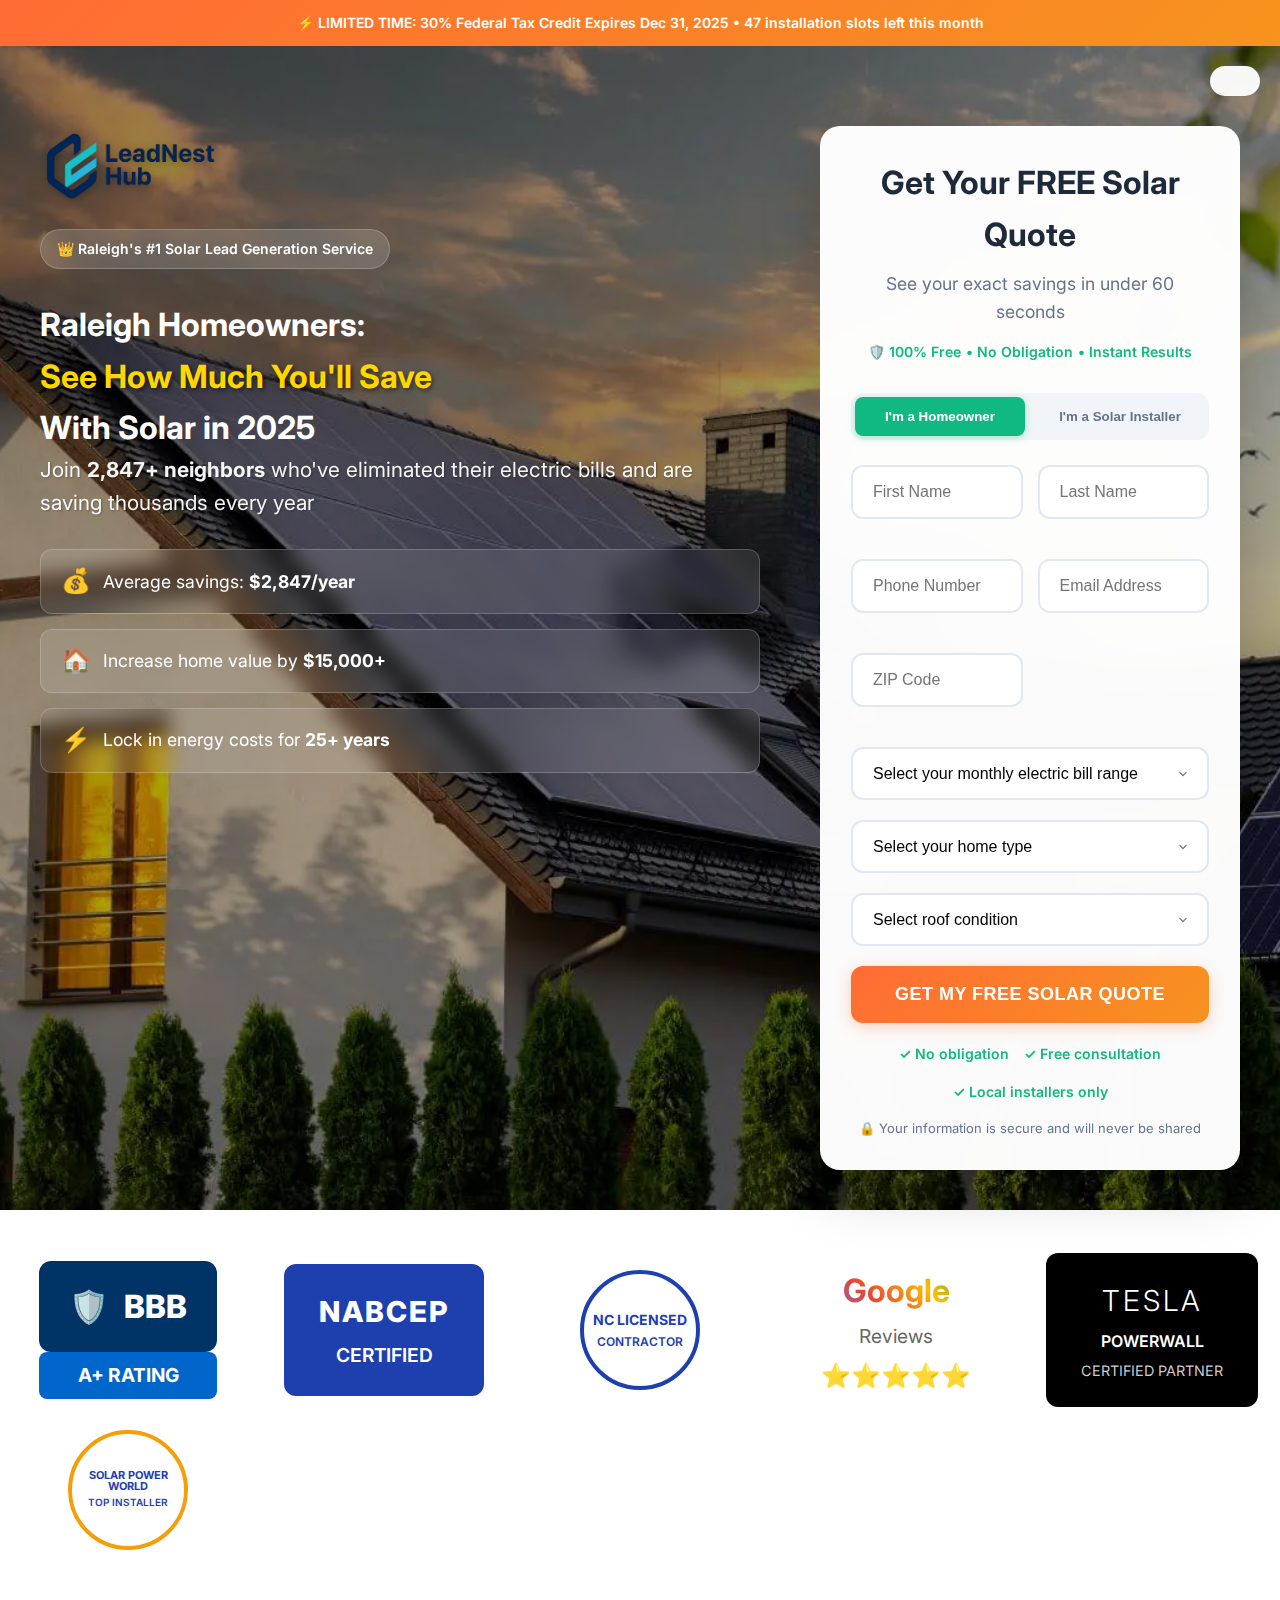
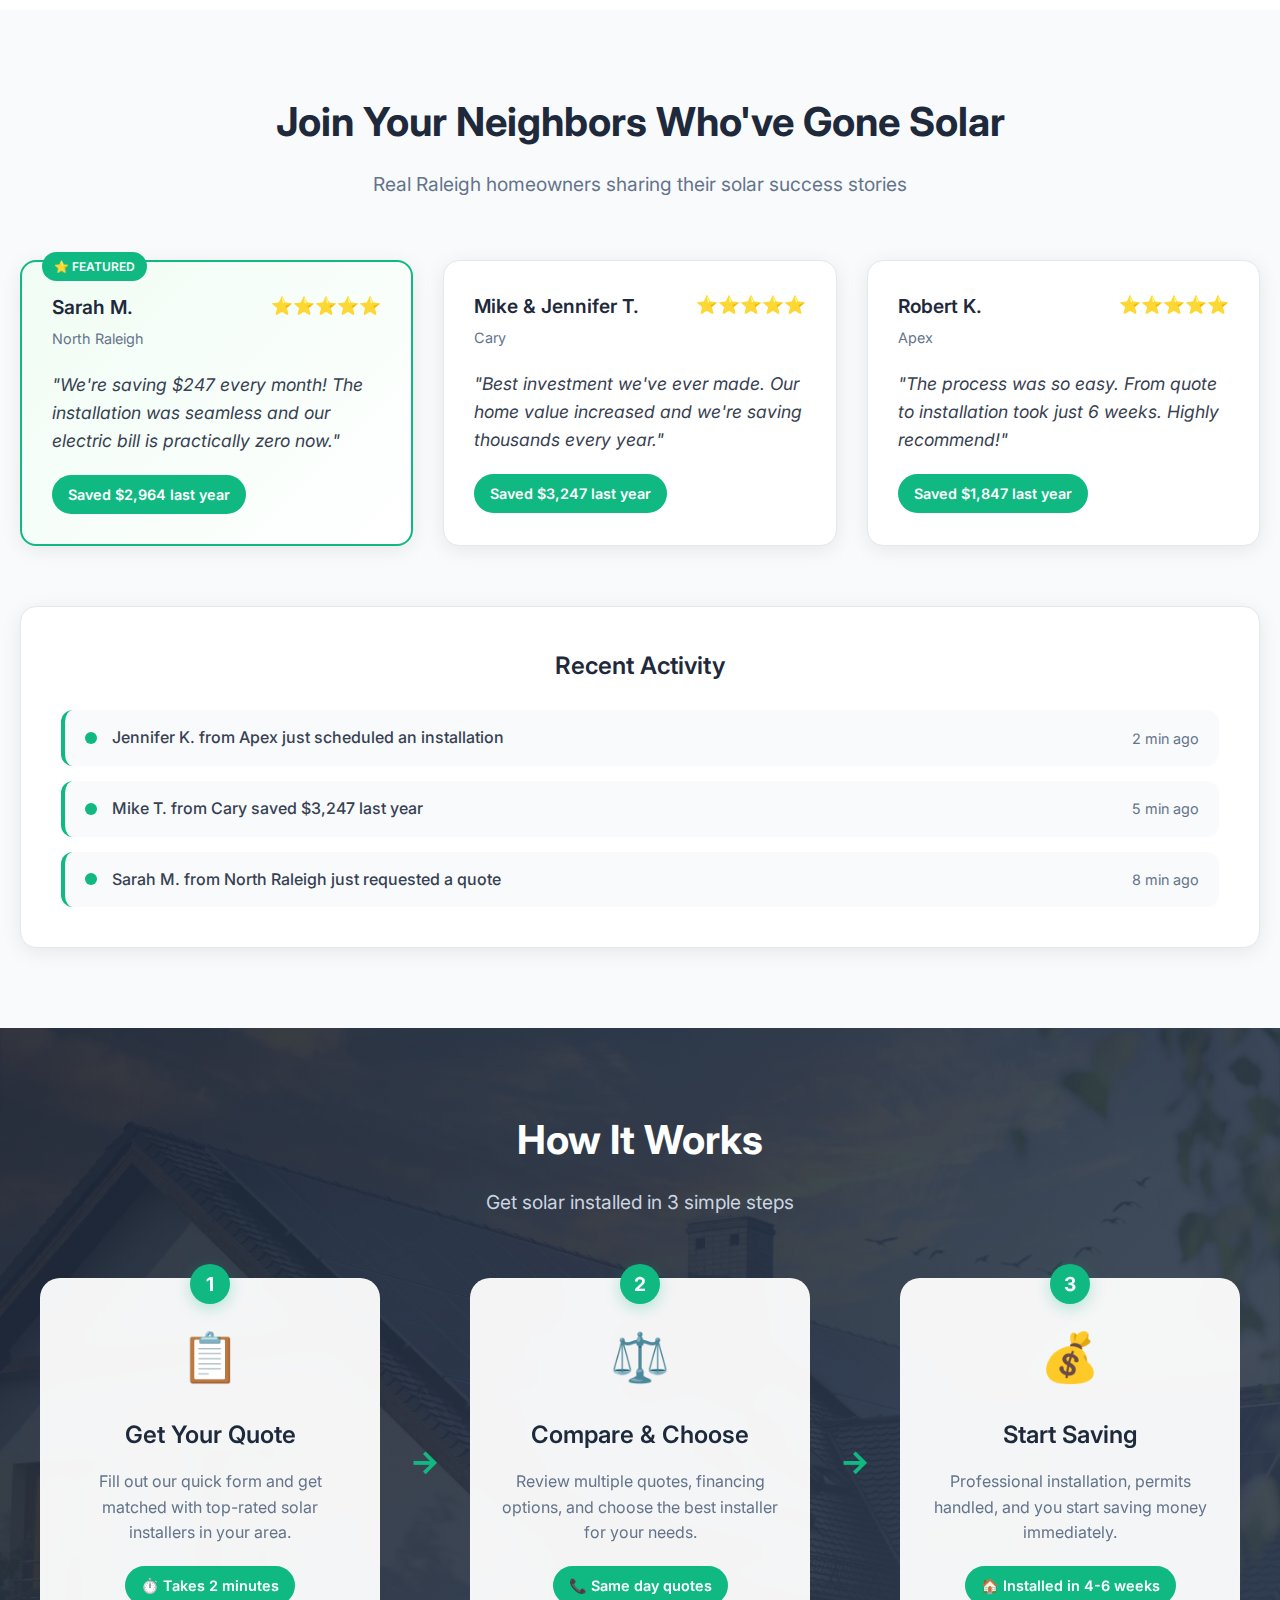
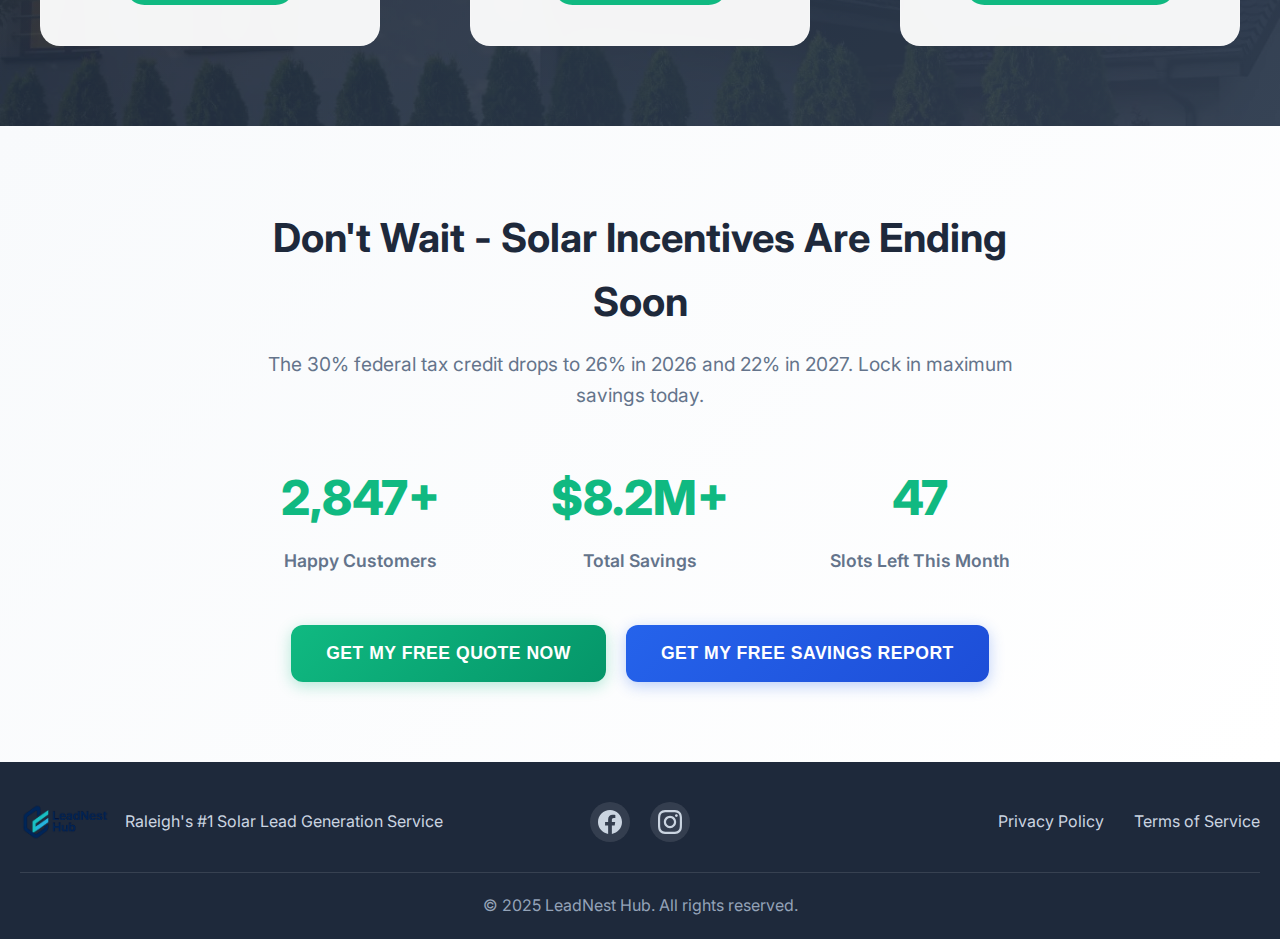
<file: index.html>
<!DOCTYPE html>
<html lang="en">
<head>
    <meta charset="UTF-8">
    <meta name="viewport" content="width=device-width, initial-scale=1.0">
    <title>Raleigh Solar Installation - Save $2,847+ Per Year | LeadNest Hub.</title>
    <meta name="description" content="Get free solar quotes from top-rated installers in Raleigh. Join 2,847+ neighbors saving thousands with solar. 30% tax credit expires Dec 31, 2025.">
    <link rel="stylesheet" href="styles.css">
    <link href="https://fonts.googleapis.com/css2?family=Inter:wght@300;400;500;600;700;800&display=swap" rel="stylesheet">
</head>
<body>
    <!-- Urgency Banner -->
    <div class="urgency-banner">
        ⚡ LIMITED TIME: 30% Federal Tax Credit Expires Dec 31, 2025 • 47 installation slots left this month
    </div>

    <!-- Hero Section -->
    <section class="hero">
        <div class="hero-background"></div>
        <div class="container">
            <div class="hero-content">
                <div class="hero-left">
                    <div class="logo">
                        <img src="leadnesthublogo-transparent.png" alt="LeadNest Hub">
                    </div>
                    
                    <div class="badge">
                        👑 Raleigh's #1 Solar Lead Generation Service
                    </div>
                    
                    <h1>
                        Raleigh Homeowners:<br>
                        <span class="highlight">See How Much You'll Save</span><br>
                        With Solar in 2025
                    </h1>
                    
                    <p class="hero-subtitle">
                        Join <strong>2,847+ neighbors</strong> who've eliminated their electric bills and are saving thousands every year
                    </p>
                    
                    <div class="benefits">
                        <div class="benefit">
                            <span class="icon">💰</span>
                            <span>Average savings: <strong>$2,847/year</strong></span>
                        </div>
                        <div class="benefit">
                            <span class="icon">🏠</span>
                            <span>Increase home value by <strong>$15,000+</strong></span>
                        </div>
                        <div class="benefit">
                            <span class="icon">⚡</span>
                            <span>Lock in energy costs for <strong>25+ years</strong></span>
                        </div>
                    </div>
                </div>
                
                <div class="hero-right">
                    <div class="form-container">
                        <div class="form-header">
                            <h2>Get Your FREE Solar Quote</h2>
                            <p>See your exact savings in under 60 seconds</p>
                            <div class="form-badges">
                                <span>🛡️ 100% Free</span>
                                <span>• No Obligation</span>
                                <span>• Instant Results</span>
                            </div>
                        </div>
                        
                        <form id="solarForm" class="solar-form">
                            <div class="user-type">
                                <button type="button" class="user-btn active" data-type="homeowner">I'm a Homeowner</button>
                                <button type="button" class="user-btn" data-type="installer">I'm a Solar Installer</button>
                            </div>
                            
                            <div class="form-row">
                                <div class="form-group">
                                    <input type="text" id="firstName" name="first_name" placeholder="First Name" required>
                                </div>
                                <div class="form-group">
                                    <input type="text" id="lastName" name="last_name" placeholder="Last Name" required>
                                </div>
                            </div>
                            
                            <div class="form-row">
                                <div class="form-group">
                                    <input type="tel" id="phone" name="phone" placeholder="Phone Number" required>
                                </div>
                                <div class="form-group">
                                    <input type="email" id="email" name="email" placeholder="Email Address" required>
                                </div>
                            </div>
                            
                            <div class="form-row">
                                <div class="form-group">
                                    <input type="text" id="zipCode" name="zip_code" placeholder="ZIP Code" required>
                                </div>
                            </div>
                            
                            <div class="form-group">
                                <select id="electricBill" name="electric_bill" required>
                                    <option value="">Select your monthly electric bill range</option>
                                    <option value="50-100">$50 - $100</option>
                                    <option value="100-150">$100 - $150</option>
                                    <option value="150-200">$150 - $200</option>
                                    <option value="200-300">$200 - $300</option>
                                    <option value="300+">$300+</option>
                                </select>
                            </div>
                            
                            <div class="form-group">
                                <select id="homeType" name="home_type" required>
                                    <option value="">Select your home type</option>
                                    <option value="single-family">Single Family Home</option>
                                    <option value="townhouse">Townhouse</option>
                                    <option value="condo">Condo/Apartment</option>
                                    <option value="mobile">Mobile Home</option>
                                </select>
                            </div>
                            
                            <div class="form-group">
                                <select id="roofCondition" name="roof_condition" required>
                                    <option value="">Select roof condition</option>
                                    <option value="excellent">Excellent (New or recently replaced)</option>
                                    <option value="good">Good (5-10 years old)</option>
                                    <option value="fair">Fair (10-20 years old)</option>
                                    <option value="needs-repair">Needs repair or replacement</option>
                                </select>
                            </div>
                            
                            <button type="submit" class="submit-btn">
                                GET MY FREE SOLAR QUOTE
                            </button>
                            
                            <div class="form-guarantees">
                                <span>✓ No obligation</span>
                                <span>✓ Free consultation</span>
                                <span>✓ Local installers only</span>
                            </div>
                            
                            <div class="form-security">
                                🔒 Your information is secure and will never be shared
                            </div>
                        </form>
                    </div>
                </div>
            </div>
        </div>
        
        <!-- Header CTA -->
        <div class="header-cta">
        </div>
    </section>

    <!-- Trust Badges Section -->
    <section class="trust-badges">
        <div class="container">
            <div class="badges-grid">
                <div class="badge-item">
                    <div class="badge-logo bbb">
                        <div class="bbb-logo">
                            <span class="bbb-icon">🛡️</span>
                            <span class="bbb-text">BBB</span>
                        </div>
                        <div class="bbb-rating">A+ RATING</div>
                    </div>
                </div>
                <div class="badge-item">
                    <div class="badge-logo nabcep">
                        <div class="nabcep-text">NABCEP</div>
                        <div class="nabcep-sub">CERTIFIED</div>
                    </div>
                </div>
                <div class="badge-item">
                    <div class="badge-logo nc-licensed">
                        <div class="nc-circle">
                            <span class="nc-text">NC LICENSED</span>
                            <span class="nc-sub">CONTRACTOR</span>
                        </div>
                    </div>
                </div>
                <div class="badge-item">
                    <div class="badge-logo google">
                        <div class="google-text">Google</div>
                        <div class="google-sub">Reviews</div>
                        <div class="google-stars">⭐⭐⭐⭐⭐</div>
                    </div>
                </div>
                <div class="badge-item">
                    <div class="badge-logo tesla">
                        <div class="tesla-text">TESLA</div>
                        <div class="tesla-sub">POWERWALL</div>
                        <div class="tesla-cert">CERTIFIED PARTNER</div>
                    </div>
                </div>
                <div class="badge-item">
                    <div class="badge-logo solar-power">
                        <div class="sp-circle">
                            <div class="sp-text">SOLAR POWER</div>
                            <div class="sp-world">WORLD</div>
                            <div class="sp-top">TOP INSTALLER</div>
                        </div>
                    </div>
                </div>
            </div>
        </div>
    </section>

    <!-- Testimonials Section -->
    <section class="testimonials">
        <div class="container">
            <div class="section-header">
                <h2>Join Your Neighbors Who've Gone Solar</h2>
                <p>Real Raleigh homeowners sharing their solar success stories</p>
            </div>
            
            <div class="testimonials-grid">
                <div class="testimonial-card featured">
                    <div class="testimonial-header">
                        <div class="customer-info">
                            <h4>Sarah M.</h4>
                            <p>North Raleigh</p>
                        </div>
                        <div class="stars">⭐⭐⭐⭐⭐</div>
                    </div>
                    <blockquote>
                        "We're saving $247 every month! The installation was seamless and our electric bill is practically zero now."
                    </blockquote>
                    <div class="savings">Saved $2,964 last year</div>
                </div>
                
                <div class="testimonial-card">
                    <div class="testimonial-header">
                        <div class="customer-info">
                            <h4>Mike & Jennifer T.</h4>
                            <p>Cary</p>
                        </div>
                        <div class="stars">⭐⭐⭐⭐⭐</div>
                    </div>
                    <blockquote>
                        "Best investment we've ever made. Our home value increased and we're saving thousands every year."
                    </blockquote>
                    <div class="savings">Saved $3,247 last year</div>
                </div>
                
                <div class="testimonial-card">
                    <div class="testimonial-header">
                        <div class="customer-info">
                            <h4>Robert K.</h4>
                            <p>Apex</p>
                        </div>
                        <div class="stars">⭐⭐⭐⭐⭐</div>
                    </div>
                    <blockquote>
                        "The process was so easy. From quote to installation took just 6 weeks. Highly recommend!"
                    </blockquote>
                    <div class="savings">Saved $1,847 last year</div>
                </div>
            </div>
            
            <!-- Recent Activity -->
            <div class="recent-activity">
                <h3>Recent Activity</h3>
                <div class="activity-feed">
                    <div class="activity-item">
                        <span class="activity-dot"></span>
                        <span class="activity-text">Jennifer K. from Apex just scheduled an installation</span>
                        <span class="activity-time">2 min ago</span>
                    </div>
                    <div class="activity-item">
                        <span class="activity-dot"></span>
                        <span class="activity-text">Mike T. from Cary saved $3,247 last year</span>
                        <span class="activity-time">5 min ago</span>
                    </div>
                    <div class="activity-item">
                        <span class="activity-dot"></span>
                        <span class="activity-text">Sarah M. from North Raleigh just requested a quote</span>
                        <span class="activity-time">8 min ago</span>
                    </div>
                </div>
            </div>
        </div>
    </section>

    <!-- How It Works Section -->
    <section class="how-it-works">
        <div class="container">
            <div class="section-header">
                <h2>How It Works</h2>
                <p>Get solar installed in 3 simple steps</p>
            </div>
            
            <div class="steps-grid">
                <div class="step-card">
                    <div class="step-number">1</div>
                    <div class="step-icon">📋</div>
                    <h3>Get Your Quote</h3>
                    <p>Fill out our quick form and get matched with top-rated solar installers in your area.</p>
                    <div class="step-detail">⏱️ Takes 2 minutes</div>
                </div>
                
                <div class="step-arrow">→</div>
                
                <div class="step-card">
                    <div class="step-number">2</div>
                    <div class="step-icon">⚖️</div>
                    <h3>Compare & Choose</h3>
                    <p>Review multiple quotes, financing options, and choose the best installer for your needs.</p>
                    <div class="step-detail">📞 Same day quotes</div>
                </div>
                
                <div class="step-arrow">→</div>
                
                <div class="step-card">
                    <div class="step-number">3</div>
                    <div class="step-icon">💰</div>
                    <h3>Start Saving</h3>
                    <p>Professional installation, permits handled, and you start saving money immediately.</p>
                    <div class="step-detail">🏠 Installed in 4-6 weeks</div>
                </div>
            </div>
        </div>
    </section>

    <!-- Final CTA Section -->
    <section class="final-cta">
        <div class="container">
            <div class="cta-content">
                <div class="urgency-message">
                    <h2>Don't Wait - Solar Incentives Are Ending Soon</h2>
                    <p>The 30% federal tax credit drops to 26% in 2026 and 22% in 2027. Lock in maximum savings today.</p>
                </div>
                
                <div class="stats-grid">
                    <div class="stat-item">
                        <div class="stat-number">2,847+</div>
                        <div class="stat-label">Happy Customers</div>
                    </div>
                    <div class="stat-item">
                        <div class="stat-number">$8.2M+</div>
                        <div class="stat-label">Total Savings</div>
                    </div>
                    <div class="stat-item">
                        <div class="stat-number">47</div>
                        <div class="stat-label">Slots Left This Month</div>
                    </div>
                </div>
                
                <div class="cta-buttons">
                    <button class="cta-btn primary" onclick="scrollToForm()">Get My Free Quote Now</button>
                    <button class="cta-btn secondary" onclick="scrollToForm()">Get My Free Savings Report</button>
                </div>
            </div>
        </div>
    </section>

    <!-- Footer -->
    <footer class="footer">
        <div class="container">
            <div class="footer-content">
                <div class="footer-logo">
                    <img src="leadnesthublogo-transparent.png" alt="LeadNest Hub">
                    <p>Raleigh's #1 Solar Lead Generation Service</p>
                </div>
                <div class="footer-center">
                    <div class="social-links">
                        <a href="https://www.facebook.com/profile.php?id=61579064245739" target="_blank" class="social-link">
                            <svg width="24" height="24" viewBox="0 0 24 24" fill="currentColor">
                                <path d="M24 12.073c0-6.627-5.373-12-12-12s-12 5.373-12 12c0 5.99 4.388 10.954 10.125 11.854v-8.385H7.078v-3.47h3.047V9.43c0-3.007 1.792-4.669 4.533-4.669 1.312 0 2.686.235 2.686.235v2.953H15.83c-1.491 0-1.956.925-1.956 1.874v2.25h3.328l-.532 3.47h-2.796v8.385C19.612 23.027 24 18.062 24 12.073z"/>
                            </svg>
                        </a>
                        <a href="#" target="_blank" class="social-link instagram">
                            <svg width="24" height="24" viewBox="0 0 24 24" fill="currentColor">
                                <path d="M12 2.163c3.204 0 3.584.012 4.85.07 3.252.148 4.771 1.691 4.919 4.919.058 1.265.069 1.645.069 4.849 0 3.205-.012 3.584-.069 4.849-.149 3.225-1.664 4.771-4.919 4.919-1.266.058-1.644.07-4.85.07-3.204 0-3.584-.012-4.849-.07-3.26-.149-4.771-1.699-4.919-4.92-.058-1.265-.07-1.644-.07-4.849 0-3.204.013-3.583.07-4.849.149-3.227 1.664-4.771 4.919-4.919 1.266-.057 1.645-.069 4.849-.069zm0-2.163c-3.259 0-3.667.014-4.947.072-4.358.2-6.78 2.618-6.98 6.98-.059 1.281-.073 1.689-.073 4.948 0 3.259.014 3.668.072 4.948.2 4.358 2.618 6.78 6.98 6.98 1.281.058 1.689.072 4.948.072 3.259 0 3.668-.014 4.948-.072 4.354-.2 6.782-2.618 6.979-6.98.059-1.28.073-1.689.073-4.948 0-3.259-.014-3.667-.072-4.947-.196-4.354-2.617-6.78-6.979-6.98-1.281-.059-1.69-.073-4.949-.073zm0 5.838c-3.403 0-6.162 2.759-6.162 6.162s2.759 6.163 6.162 6.163 6.162-2.759 6.162-6.163c0-3.403-2.759-6.162-6.162-6.162zm0 10.162c-2.209 0-4-1.79-4-4 0-2.209 1.791-4 4-4s4 1.791 4 4c0 2.21-1.791 4-4 4zm6.406-11.845c-.796 0-1.441.645-1.441 1.44s.645 1.44 1.441 1.44c.795 0 1.439-.645 1.439-1.44s-.644-1.44-1.439-1.44z"/>
                            </svg>
                        </a>
                    </div>
                </div>
                <div class="footer-links">
                    <a href="privacy.html">Privacy Policy</a>
                    <a href="terms.html">Terms of Service</a>
                </div>
            </div>
            <div class="footer-bottom">
                <p>&copy; 2025 LeadNest Hub. All rights reserved.</p>
            </div>
        </div>
    </footer>

    <script src="script.js"></script>
</body>
</html>
</file>
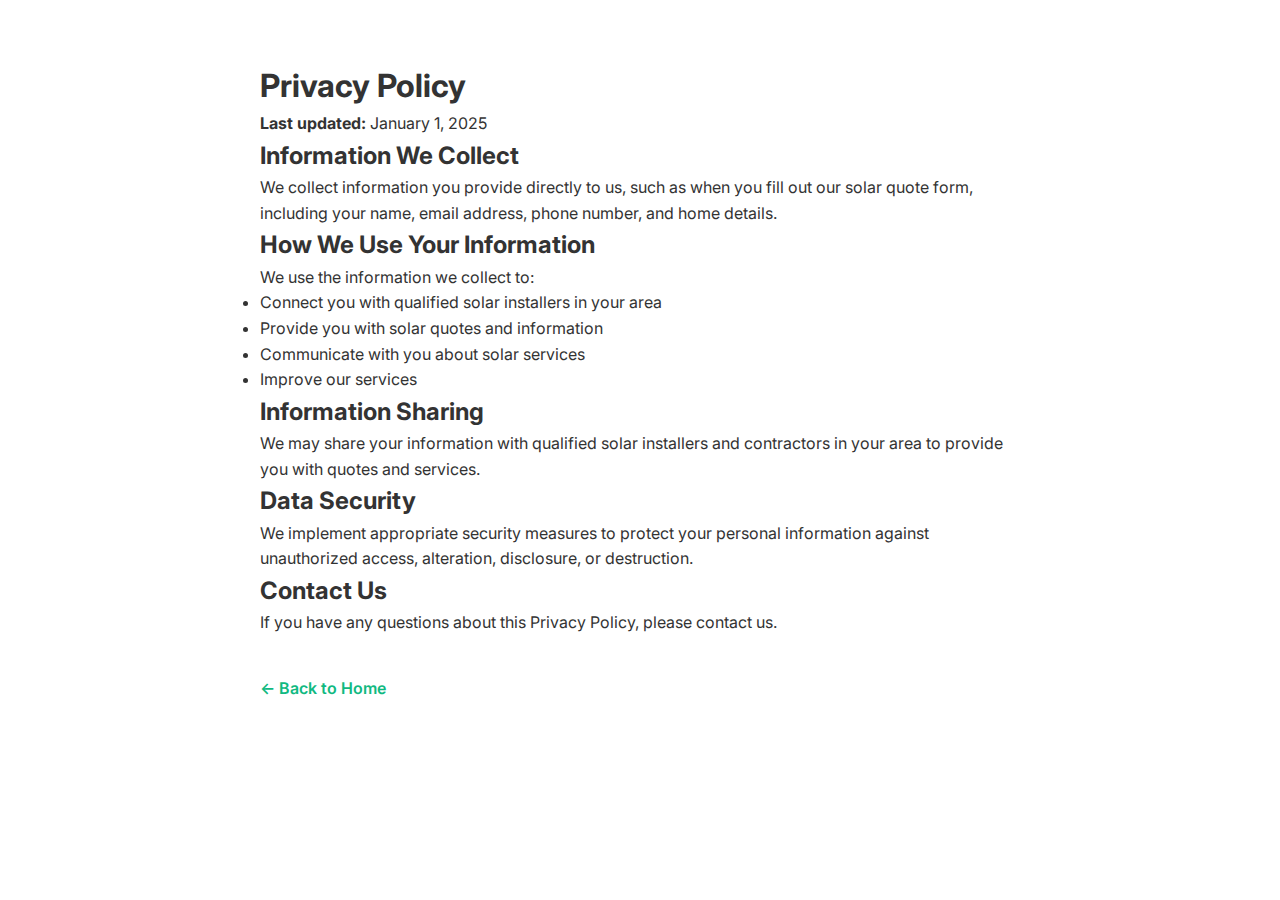
<file: privacy.html>
<!DOCTYPE html>
<html lang="en">
<head>
    <meta charset="UTF-8">
    <meta name="viewport" content="width=device-width, initial-scale=1.0">
    <title>Privacy Policy - LeadNest Hub</title>
    <link rel="stylesheet" href="styles.css">
    <link href="https://fonts.googleapis.com/css2?family=Inter:wght@300;400;500;600;700;800&display=swap" rel="stylesheet">
</head>
<body>
    <div class="container" style="padding: 60px 20px; max-width: 800px;">
        <h1>Privacy Policy</h1>
        <p><strong>Last updated:</strong> January 1, 2025</p>
        
        <h2>Information We Collect</h2>
        <p>We collect information you provide directly to us, such as when you fill out our solar quote form, including your name, email address, phone number, and home details.</p>
        
        <h2>How We Use Your Information</h2>
        <p>We use the information we collect to:</p>
        <ul>
            <li>Connect you with qualified solar installers in your area</li>
            <li>Provide you with solar quotes and information</li>
            <li>Communicate with you about solar services</li>
            <li>Improve our services</li>
        </ul>
        
        <h2>Information Sharing</h2>
        <p>We may share your information with qualified solar installers and contractors in your area to provide you with quotes and services.</p>
        
        <h2>Data Security</h2>
        <p>We implement appropriate security measures to protect your personal information against unauthorized access, alteration, disclosure, or destruction.</p>
        
        <h2>Contact Us</h2>
        <p>If you have any questions about this Privacy Policy, please contact us.</p>
        
        <div style="margin-top: 40px;">
            <a href="index.html" style="color: #10b981; text-decoration: none; font-weight: 600;">← Back to Home</a>
        </div>
    </div>
</body>
</html>
</file>
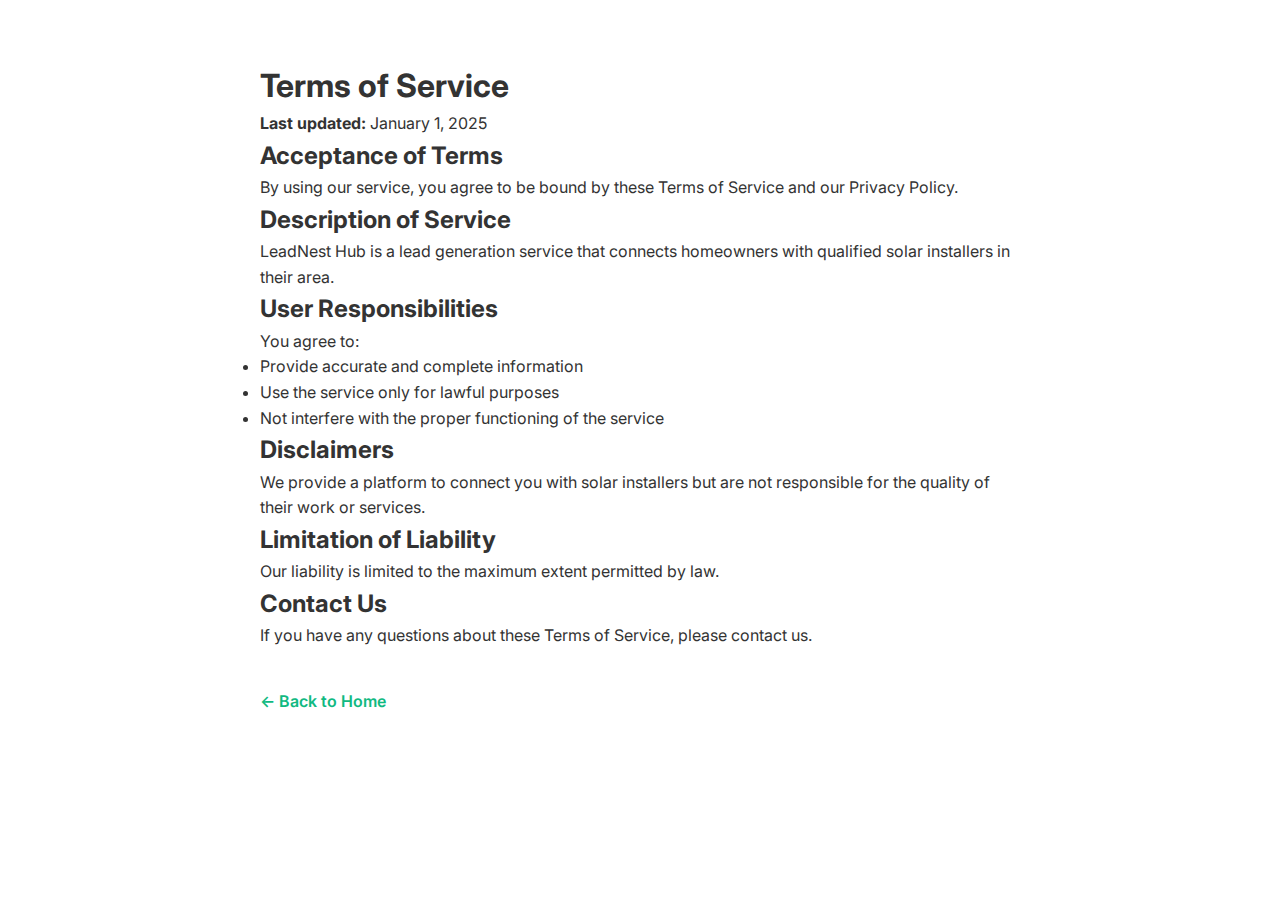
<file: terms.html>
<!DOCTYPE html>
<html lang="en">
<head>
    <meta charset="UTF-8">
    <meta name="viewport" content="width=device-width, initial-scale=1.0">
    <title>Terms of Service - LeadNest Hub</title>
    <link rel="stylesheet" href="styles.css">
    <link href="https://fonts.googleapis.com/css2?family=Inter:wght@300;400;500;600;700;800&display=swap" rel="stylesheet">
</head>
<body>
    <div class="container" style="padding: 60px 20px; max-width: 800px;">
        <h1>Terms of Service</h1>
        <p><strong>Last updated:</strong> January 1, 2025</p>
        
        <h2>Acceptance of Terms</h2>
        <p>By using our service, you agree to be bound by these Terms of Service and our Privacy Policy.</p>
        
        <h2>Description of Service</h2>
        <p>LeadNest Hub is a lead generation service that connects homeowners with qualified solar installers in their area.</p>
        
        <h2>User Responsibilities</h2>
        <p>You agree to:</p>
        <ul>
            <li>Provide accurate and complete information</li>
            <li>Use the service only for lawful purposes</li>
            <li>Not interfere with the proper functioning of the service</li>
        </ul>
        
        <h2>Disclaimers</h2>
        <p>We provide a platform to connect you with solar installers but are not responsible for the quality of their work or services.</p>
        
        <h2>Limitation of Liability</h2>
        <p>Our liability is limited to the maximum extent permitted by law.</p>
        
        <h2>Contact Us</h2>
        <p>If you have any questions about these Terms of Service, please contact us.</p>
        
        <div style="margin-top: 40px;">
            <a href="index.html" style="color: #10b981; text-decoration: none; font-weight: 600;">← Back to Home</a>
        </div>
    </div>
</body>
</html>
</file>
<file: styles.css>
* {
    margin: 0;
    padding: 0;
    box-sizing: border-box;
}

body {
    font-family: 'Inter', -apple-system, BlinkMacSystemFont, 'Segoe UI', Roboto, sans-serif;
    line-height: 1.6;
    color: #333;
    overflow-x: hidden;
}

.container {
    max-width: 1400px;
    margin: 0 auto;
    padding: 0 20px;
}

/* Urgency Banner */
.urgency-banner {
    background: linear-gradient(135deg, #FF6B35, #F7931E);
    color: white;
    padding: 12px 0;
    text-align: center;
    font-weight: 600;
    font-size: 14px;
    position: relative;
    overflow: hidden;
    animation: pulse 2s infinite;
}

.urgency-banner::before {
    content: '';
    position: absolute;
    top: 0;
    left: -100%;
    width: 100%;
    height: 100%;
    background: linear-gradient(90deg, transparent, rgba(255,255,255,0.2), transparent);
    animation: shimmer 3s infinite;
}

@keyframes shimmer {
    0% { left: -100%; }
    100% { left: 100%; }
}

@keyframes pulse {
    0% { opacity: 1; }
    50% { opacity: 0.9; }
    100% { opacity: 1; }
}

/* Hero Section */
.hero {
    min-height: 100vh;
    position: relative;
    display: flex;
    align-items: center;
    padding: 40px 0;
}

.hero-background {
    position: absolute;
    top: 0;
    left: 0;
    right: 0;
    bottom: 0;
    background: url('hero-background.jpg') center/cover no-repeat;
    z-index: -2;
}

.hero-background::after {
    content: '';
    position: absolute;
    top: 0;
    left: 0;
    right: 0;
    bottom: 0;
    background: linear-gradient(135deg, rgba(0,0,0,0.4) 0%, rgba(0,0,0,0.2) 100%);
    z-index: -1;
}

.hero-content {
    display: grid;
    grid-template-columns: 1fr 420px;
    gap: 60px;
    align-items: flex-start;
    max-width: 1200px;
    margin: 0 auto;
    padding-top: 40px;
}

.hero-left {
    color: white;
}

.logo {
    margin-bottom: 15px;
}

.badge {
    background: rgba(255,255,255,0.15);
    backdrop-filter: blur(10px);
    border: 1px solid rgba(255,255,255,0.2);
    padding: 8px 16px;
    border-radius: 25px;
    color: white;
    font-size: 14px;
    font-weight: 600;
    display: inline-block;
    margin-bottom: 30px;
}

.logo img {
    height: 80px;
    width: auto;
    filter: drop-shadow(2px 2px 4px rgba(0,0,0,0.3));
}
    border-radius: 20px;
    font-size: 14px;
    font-weight: 600;
    display: inline-block;
    margin-bottom: 30px;
    border: 1px solid rgba(255,255,255,0.2);
}

.hero h1 {
    font-size: 24rem;
    font-weight: 800;
    line-height: 0.9;
    margin-bottom: 20px;
    text-shadow: 2px 2px 4px rgba(0,0,0,0.3);
}

.highlight {
    color: #FFD700;
    text-shadow: 2px 2px 4px rgba(0,0,0,0.5);
}

.hero-subtitle {
    font-size: 1.3rem;
    margin-bottom: 30px;
    opacity: 0.95;
    text-shadow: 1px 1px 2px rgba(0,0,0,0.3);
}

.benefits {
    display: flex;
    flex-direction: column;
    gap: 15px;
}

.benefit {
    display: flex;
    align-items: center;
    gap: 12px;
    font-size: 1.1rem;
    background: rgba(255,255,255,0.1);
    backdrop-filter: blur(10px);
    padding: 12px 20px;
    border-radius: 12px;
    border: 1px solid rgba(255,255,255,0.2);
}

.benefit .icon {
    font-size: 1.5rem;
}

/* Header CTA */
.header-cta {
    position: absolute;
    top: 20px;
    right: 20px;
    display: flex;
    align-items: center;
    gap: 20px;
    background: rgba(255,255,255,0.95);
    padding: 15px 25px;
    border-radius: 15px;
    backdrop-filter: blur(10px);
    box-shadow: 0 8px 32px rgba(0,0,0,0.1);
    z-index: 10;
}

.rating {
    display: flex;
    flex-direction: column;
    align-items: center;
    margin-right: 15px;
}

.stars {
    font-size: 16px;
    margin-bottom: 2px;
    color: #FFD700;
}

.rating-text {
    font-size: 12px;
    color: #666;
    text-align: center;
    line-height: 1.2;
}

.cta-button {
    background: linear-gradient(135deg, #2563eb, #1d4ed8);
    color: white;
    border: none;
    padding: 12px 24px;
    border-radius: 8px;
    font-weight: 600;
    font-size: 14px;
    cursor: pointer;
    transition: all 0.3s ease;
    box-shadow: 0 4px 15px rgba(37, 99, 235, 0.3);
}

.cta-button:hover {
    transform: translateY(-2px);
    box-shadow: 0 6px 20px rgba(37, 99, 235, 0.4);
}

/* Form Container */
.form-container {
    background: rgba(255,255,255,0.98);
    backdrop-filter: blur(20px);
    border-radius: 20px;
    padding: 30px;
    box-shadow: 0 20px 60px rgba(0,0,0,0.2);
    border: 1px solid rgba(255,255,255,0.3);
    max-width: 420px;
}

.form-header {
    text-align: center;
    margin-bottom: 30px;
}

.form-header h2 {
    font-size: 2rem;
    font-weight: 700;
    color: #1e293b;
    margin-bottom: 10px;
}

.form-header p {
    color: #64748b;
    font-size: 1.1rem;
    margin-bottom: 15px;
}

.form-badges {
    display: flex;
    justify-content: center;
    gap: 5px;
    font-size: 14px;
    color: #10b981;
    font-weight: 600;
}

/* User Type Toggle */
.user-type {
    display: flex;
    gap: 10px;
    margin-bottom: 25px;
    background: #f1f5f9;
    padding: 4px;
    border-radius: 12px;
}

.user-btn {
    flex: 1;
    padding: 12px 20px;
    border: none;
    border-radius: 8px;
    font-weight: 600;
    cursor: pointer;
    transition: all 0.3s ease;
    background: transparent;
    color: #64748b;
}

.user-btn.active {
    background: #10b981;
    color: white;
    box-shadow: 0 2px 8px rgba(16, 185, 129, 0.3);
}

/* Form Styling */
.form-row {
    display: grid;
    grid-template-columns: 1fr 1fr;
    gap: 15px;
    margin-bottom: 20px;
}

.form-group {
    margin-bottom: 20px;
}

.form-group input,
.form-group select {
    width: 100%;
    padding: 16px 20px;
    border: 2px solid #e2e8f0;
    border-radius: 12px;
    font-size: 16px;
    font-weight: 500;
    background: white;
    transition: all 0.3s ease;
}

.form-group input:focus,
.form-group select:focus {
    outline: none;
    border-color: #10b981;
    box-shadow: 0 0 0 3px rgba(16, 185, 129, 0.1);
    transform: translateY(-1px);
}

.form-group select {
    cursor: pointer;
    appearance: none;
    background-image: url("data:image/svg+xml,%3csvg xmlns='http://www.w3.org/2000/svg' fill='none' viewBox='0 0 20 20'%3e%3cpath stroke='%236b7280' stroke-linecap='round' stroke-linejoin='round' stroke-width='1.5' d='m6 8 4 4 4-4'/%3e%3c/svg%3e");
    background-position: right 16px center;
    background-repeat: no-repeat;
    background-size: 16px;
    padding-right: 50px;
}

.submit-btn {
    width: 100%;
    padding: 18px 30px;
    background: linear-gradient(135deg, #FF6B35, #F7931E);
    color: white;
    border: none;
    border-radius: 12px;
    font-size: 18px;
    font-weight: 700;
    cursor: pointer;
    transition: all 0.3s ease;
    text-transform: uppercase;
    letter-spacing: 0.5px;
    margin-bottom: 20px;
    box-shadow: 0 4px 15px rgba(255,107,53,0.3);
}

.submit-btn:hover {
    transform: translateY(-2px);
    box-shadow: 0 6px 20px rgba(255,107,53,0.4);
    background: linear-gradient(135deg, #FF5722, #FF8F00);
}

.form-guarantees {
    display: flex;
    justify-content: center;
    gap: 15px;
    margin-bottom: 15px;
    font-size: 14px;
    color: #10b981;
    font-weight: 600;
    flex-wrap: wrap;
}

.form-security {
    text-align: center;
    font-size: 13px;
    color: #64748b;
}

/* Trust Badges */
.trust-badges {
    padding: 60px 0;
    background: white;
}

.badges-grid {
    display: grid;
    grid-template-columns: repeat(auto-fit, minmax(200px, 1fr));
    gap: 40px;
    align-items: center;
    justify-items: center;
}

.badge-item {
    display: flex;
    justify-content: center;
    align-items: center;
    height: 120px;
}

.badge-logo {
    text-align: center;
    transition: transform 0.3s ease;
}

.badge-logo:hover {
    transform: scale(1.05);
}

/* BBB Badge */
.bbb-logo {
    display: flex;
    align-items: center;
    gap: 15px;
    background: #003366;
    color: white;
    padding: 20px 30px;
    border-radius: 12px;
}

.bbb-icon {
    font-size: 2rem;
}

.bbb-text {
    font-size: 2rem;
    font-weight: 800;
}

.bbb-rating {
    background: #0066CC;
    color: white;
    padding: 8px 16px;
    border-radius: 8px;
    font-weight: 700;
    font-size: 1.2rem;
}

/* NABCEP Badge */
.nabcep {
    background: #1e40af;
    color: white;
    padding: 25px 35px;
    border-radius: 12px;
    text-align: center;
}

.nabcep-text {
    font-size: 1.8rem;
    font-weight: 800;
    letter-spacing: 2px;
}

.nabcep-sub {
    font-size: 1.2rem;
    font-weight: 600;
    margin-top: 5px;
}

/* NC Licensed Badge */
.nc-circle {
    width: 120px;
    height: 120px;
    border: 4px solid #1e40af;
    border-radius: 50%;
    display: flex;
    flex-direction: column;
    justify-content: center;
    align-items: center;
    color: #1e40af;
}

.nc-text {
    font-size: 14px;
    font-weight: 700;
}

.nc-sub {
    font-size: 12px;
    font-weight: 600;
}

/* Google Badge */
.google {
    text-align: center;
}

.google-text {
    font-size: 2rem;
    font-weight: 700;
    background: linear-gradient(45deg, #4285f4, #ea4335, #fbbc05, #34a853);
    -webkit-background-clip: text;
    -webkit-text-fill-color: transparent;
    background-clip: text;
}

.google-sub {
    font-size: 1.2rem;
    color: #666;
    margin: 5px 0;
}

.google-stars {
    font-size: 1.5rem;
    color: #FFD700;
}

/* Tesla Badge */
.tesla {
    background: #000;
    color: white;
    padding: 25px 35px;
    border-radius: 12px;
    text-align: center;
}

.tesla-text {
    font-size: 1.8rem;
    font-weight: 300;
    letter-spacing: 3px;
}

.tesla-sub {
    font-size: 1rem;
    font-weight: 600;
    margin: 5px 0;
}

.tesla-cert {
    font-size: 0.9rem;
    color: #ccc;
}

/* Solar Power World Badge */
.sp-circle {
    width: 120px;
    height: 120px;
    border: 4px solid #f59e0b;
    border-radius: 50%;
    display: flex;
    flex-direction: column;
    justify-content: center;
    align-items: center;
    color: #1e40af;
    text-align: center;
}

.sp-text {
    font-size: 11px;
    font-weight: 700;
    line-height: 1;
}

.sp-world {
    font-size: 11px;
    font-weight: 700;
    line-height: 1;
}

.sp-top {
    font-size: 10px;
    font-weight: 600;
    margin-top: 2px;
}

/* Responsive Design */
@media (max-width: 1024px) {
    .hero-content {
        grid-template-columns: 1fr;
        gap: 40px;
        text-align: center;
    }
    
    .hero h1 {
        font-size: 2.5rem;
    }
    
    .header-cta {
        position: static;
        margin-bottom: 30px;
        justify-content: center;
    }
}

@media (max-width: 768px) {
    .form-row {
        grid-template-columns: 1fr;
        gap: 15px;
    }
    
    .badges-grid {
        grid-template-columns: repeat(2, 1fr);
        gap: 30px;
    }
    
    .hero h1 {
        font-size: 2rem;
    }
    
    .form-container {
        padding: 30px 20px;
    }
}

@media (max-width: 480px) {
    .badges-grid {
        grid-template-columns: 1fr;
    }
    
    .urgency-banner {
        font-size: 12px;
        padding: 10px 0;
    }
}



/* Section Headers */
.section-header {
    text-align: center;
    margin-bottom: 60px;
}

.section-header h2 {
    font-size: 2.5rem;
    font-weight: 700;
    color: #1e293b;
    margin-bottom: 15px;
}

.section-header p {
    font-size: 1.2rem;
    color: #64748b;
}

/* Testimonials Section */
.testimonials {
    padding: 80px 0;
    background: #f8fafc;
}

.testimonials-grid {
    display: grid;
    grid-template-columns: repeat(auto-fit, minmax(350px, 1fr));
    gap: 30px;
    margin-bottom: 60px;
}

.testimonial-card {
    background: white;
    padding: 30px;
    border-radius: 16px;
    box-shadow: 0 4px 20px rgba(0,0,0,0.08);
    border: 1px solid #e2e8f0;
    transition: all 0.3s ease;
    position: relative;
}

.testimonial-card:hover {
    transform: translateY(-5px);
    box-shadow: 0 8px 30px rgba(0,0,0,0.12);
}

.testimonial-card.featured {
    border: 2px solid #10b981;
    background: linear-gradient(135deg, #f0fdf4, #ffffff);
}

.testimonial-card.featured::before {
    content: "⭐ FEATURED";
    position: absolute;
    top: -10px;
    left: 20px;
    background: #10b981;
    color: white;
    padding: 5px 12px;
    border-radius: 20px;
    font-size: 12px;
    font-weight: 600;
}

.testimonial-header {
    display: flex;
    justify-content: space-between;
    align-items: flex-start;
    margin-bottom: 20px;
}

.customer-info h4 {
    font-size: 1.2rem;
    font-weight: 600;
    color: #1e293b;
    margin-bottom: 5px;
}

.customer-info p {
    color: #64748b;
    font-size: 0.9rem;
}

.stars {
    color: #FFD700;
    font-size: 1.1rem;
}

.testimonial-card blockquote {
    font-size: 1.1rem;
    line-height: 1.6;
    color: #374151;
    font-style: italic;
    margin-bottom: 20px;
    border: none;
    padding: 0;
}

.savings {
    background: #10b981;
    color: white;
    padding: 8px 16px;
    border-radius: 20px;
    font-weight: 600;
    font-size: 0.9rem;
    display: inline-block;
}

/* Recent Activity */
.recent-activity {
    background: white;
    padding: 40px;
    border-radius: 16px;
    box-shadow: 0 4px 20px rgba(0,0,0,0.08);
    border: 1px solid #e2e8f0;
}

.recent-activity h3 {
    font-size: 1.5rem;
    font-weight: 600;
    color: #1e293b;
    margin-bottom: 25px;
    text-align: center;
}

.activity-feed {
    display: flex;
    flex-direction: column;
    gap: 15px;
}

.activity-item {
    display: flex;
    align-items: center;
    gap: 15px;
    padding: 15px 20px;
    background: #f8fafc;
    border-radius: 12px;
    border-left: 4px solid #10b981;
}

.activity-dot {
    width: 12px;
    height: 12px;
    background: #10b981;
    border-radius: 50%;
    flex-shrink: 0;
    animation: pulse 2s infinite;
}

.activity-text {
    flex: 1;
    color: #374151;
    font-weight: 500;
}

.activity-time {
    color: #64748b;
    font-size: 0.9rem;
}

/* How It Works Section */
.how-it-works {
    padding: 80px 0;
    background: linear-gradient(135deg, #1e293b, #334155);
    color: white;
    position: relative;
    overflow: hidden;
}

.how-it-works::before {
    content: '';
    position: absolute;
    top: 0;
    left: 0;
    right: 0;
    bottom: 0;
    background: url('hero-background.jpg') center/cover no-repeat;
    opacity: 0.1;
    z-index: 0;
}

.how-it-works .container {
    position: relative;
    z-index: 1;
}

.how-it-works .section-header h2 {
    color: white;
}

.how-it-works .section-header p {
    color: #cbd5e1;
}

.steps-grid {
    display: grid;
    grid-template-columns: 1fr auto 1fr auto 1fr;
    gap: 30px;
    align-items: center;
    max-width: 1200px;
    margin: 0 auto;
}

.step-card {
    background: rgba(255,255,255,0.95);
    color: #1e293b;
    padding: 40px 30px;
    border-radius: 20px;
    text-align: center;
    position: relative;
    backdrop-filter: blur(10px);
    border: 1px solid rgba(255,255,255,0.2);
    transition: all 0.3s ease;
}

.step-card:hover {
    transform: translateY(-10px);
    box-shadow: 0 20px 40px rgba(0,0,0,0.2);
}

.step-number {
    position: absolute;
    top: -15px;
    left: 50%;
    transform: translateX(-50%);
    width: 40px;
    height: 40px;
    background: #10b981;
    color: white;
    border-radius: 50%;
    display: flex;
    align-items: center;
    justify-content: center;
    font-weight: 700;
    font-size: 1.2rem;
    box-shadow: 0 4px 15px rgba(16, 185, 129, 0.3);
}

.step-icon {
    font-size: 3rem;
    margin-bottom: 20px;
}

.step-card h3 {
    font-size: 1.5rem;
    font-weight: 600;
    margin-bottom: 15px;
    color: #1e293b;
}

.step-card p {
    color: #64748b;
    line-height: 1.6;
    margin-bottom: 20px;
}

.step-detail {
    background: #10b981;
    color: white;
    padding: 8px 16px;
    border-radius: 20px;
    font-weight: 600;
    font-size: 0.9rem;
    display: inline-block;
}

.step-arrow {
    font-size: 2rem;
    color: #10b981;
    font-weight: bold;
    text-align: center;
}

/* Final CTA Section */
.final-cta {
    padding: 80px 0;
    background: linear-gradient(135deg, #f8fafc, #ffffff);
    text-align: center;
}

.cta-content {
    max-width: 800px;
    margin: 0 auto;
}

.urgency-message {
    margin-bottom: 50px;
}

.urgency-message h2 {
    font-size: 2.5rem;
    font-weight: 700;
    color: #1e293b;
    margin-bottom: 15px;
}

.urgency-message p {
    font-size: 1.2rem;
    color: #64748b;
}

.stats-grid {
    display: grid;
    grid-template-columns: repeat(3, 1fr);
    gap: 40px;
    margin-bottom: 50px;
}

.stat-item {
    text-align: center;
}

.stat-number {
    font-size: 3rem;
    font-weight: 800;
    color: #10b981;
    margin-bottom: 10px;
}

.stat-label {
    font-size: 1.1rem;
    color: #64748b;
    font-weight: 600;
}

.cta-buttons {
    display: flex;
    gap: 20px;
    justify-content: center;
    flex-wrap: wrap;
}

.cta-btn {
    padding: 18px 35px;
    border: none;
    border-radius: 12px;
    font-size: 1.1rem;
    font-weight: 700;
    cursor: pointer;
    transition: all 0.3s ease;
    text-transform: uppercase;
    letter-spacing: 0.5px;
    min-width: 250px;
}

.cta-btn.primary {
    background: linear-gradient(135deg, #10b981, #059669);
    color: white;
    box-shadow: 0 4px 15px rgba(16, 185, 129, 0.3);
}

.cta-btn.primary:hover {
    transform: translateY(-2px);
    box-shadow: 0 6px 20px rgba(16, 185, 129, 0.4);
}

.cta-btn.secondary {
    background: linear-gradient(135deg, #2563eb, #1d4ed8);
    color: white;
    box-shadow: 0 4px 15px rgba(37, 99, 235, 0.3);
}

.cta-btn.secondary:hover {
    transform: translateY(-2px);
    box-shadow: 0 6px 20px rgba(37, 99, 235, 0.4);
}

/* Footer */
.footer {
    background: #1e293b;
    color: white;
    padding: 40px 0 20px;
}

.footer-content {
    display: flex;
    justify-content: space-between;
    align-items: center;
    margin-bottom: 30px;
}

.footer-logo {
    display: flex;
    align-items: center;
    gap: 15px;
}

.footer-logo img {
    height: 40px;
    width: auto;
}

.footer-logo p {
    color: #cbd5e1;
    margin: 0;
}

.footer-links {
    display: flex;
    gap: 30px;
}

.footer-links a {
    color: #cbd5e1;
    text-decoration: none;
    transition: color 0.3s ease;
}

.footer-links a:hover {
    color: #10b981;
}

.footer-bottom {
    text-align: center;
    padding-top: 20px;
    border-top: 1px solid #374151;
    color: #94a3b8;
}

/* Mobile Responsive Updates */
@media (max-width: 1024px) {
    .steps-grid {
        grid-template-columns: 1fr;
        gap: 40px;
    }
    
    .step-arrow {
        transform: rotate(90deg);
        margin: 20px 0;
    }
    
    .stats-grid {
        grid-template-columns: 1fr;
        gap: 30px;
    }
}

@media (max-width: 768px) {
    .testimonials-grid {
        grid-template-columns: 1fr;
    }
    
    .cta-buttons {
        flex-direction: column;
        align-items: center;
    }
    
    .footer-content {
        flex-direction: column;
        gap: 20px;
        text-align: center;
    }
    
    .footer-links {
        justify-content: center;
    }
    
    .urgency-message h2 {
        font-size: 2rem;
    }
    
    .stat-number {
        font-size: 2.5rem;
    }
}


/* Social Media Icons */
.footer-center {
    display: flex;
    justify-content: center;
    align-items: center;
}

.social-links {
    display: flex;
    gap: 20px;
}

.social-link {
    display: flex;
    align-items: center;
    justify-content: center;
    width: 40px;
    height: 40px;
    background: rgba(255,255,255,0.1);
    border-radius: 50%;
    color: #cbd5e1;
    transition: all 0.3s ease;
    text-decoration: none;
}

.social-link:hover {
    background: #10b981;
    color: white;
    transform: translateY(-2px);
}

.social-link.instagram:hover {
    background: linear-gradient(45deg, #f09433 0%,#e6683c 25%,#dc2743 50%,#cc2366 75%,#bc1888 100%);
}

/* Update footer content layout */
.footer-content {
    display: grid;
    grid-template-columns: 1fr auto 1fr;
    align-items: center;
    margin-bottom: 30px;
}

.footer-links {
    display: flex;
    gap: 30px;
    justify-content: flex-end;
}

@media (max-width: 768px) {
    .footer-content {
        grid-template-columns: 1fr;
        gap: 20px;
        text-align: center;
    }
    
    .footer-links {
        justify-content: center;
    }
}
</file>
